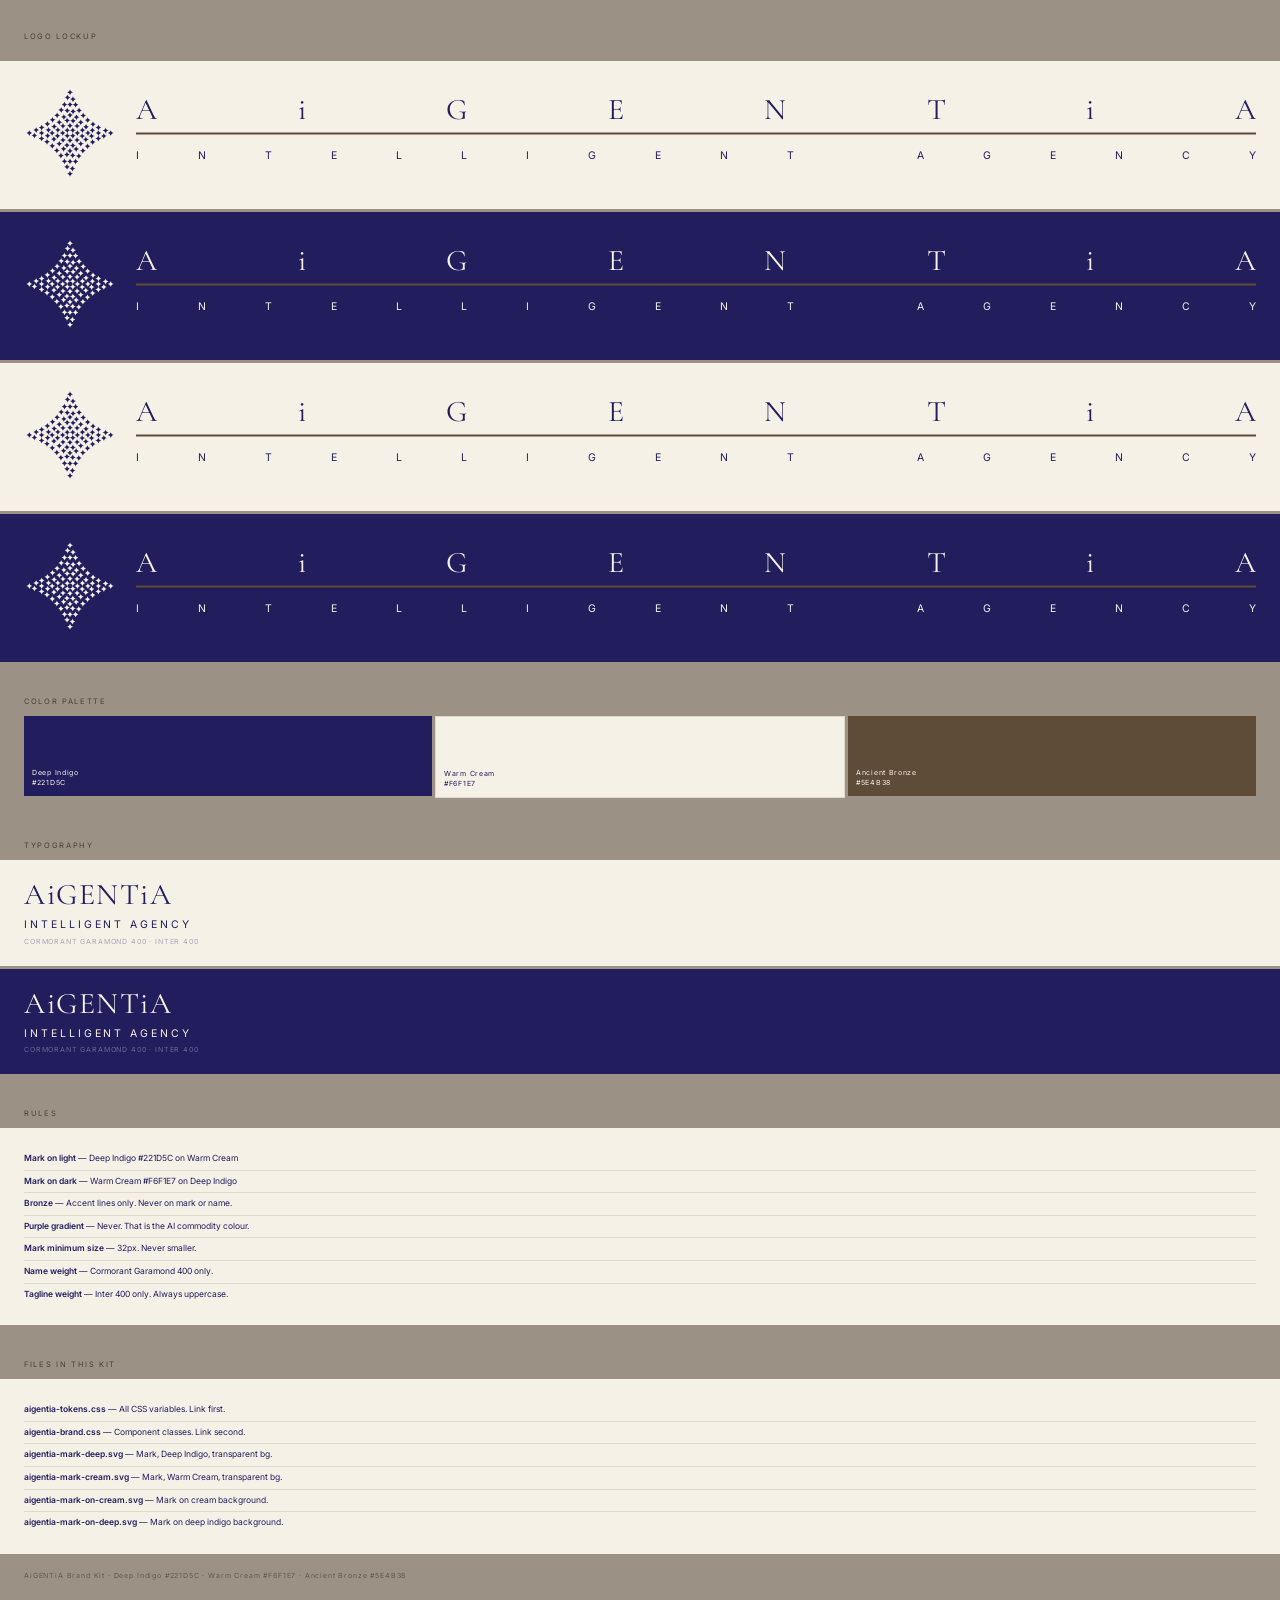
<file: aigentia-brand-kit.html>
<!DOCTYPE html>
<html lang="en">
<head>
  <meta charset="UTF-8">
  <meta name="viewport" content="width=device-width, initial-scale=1.0">
  <title>AiGENTiA — Brand Kit</title>
  <link rel="stylesheet" href="aigentia-tokens.css">
  <link rel="stylesheet" href="aigentia-brand.css">
  <style>
    body{background:#9B9285;padding:0;margin:0;-webkit-font-smoothing:antialiased}
    .section{padding:32px 24px 8px}
    .section-title{font-family:Inter,sans-serif;font-size:7.5px;letter-spacing:.22em;text-transform:uppercase;color:#4A4038;margin-bottom:10px;display:block}

    /* Color swatches */
    .swatches{display:flex;gap:3px;margin-bottom:3px}
    .swatch{flex:1;height:64px;display:flex;align-items:flex-end;padding:8px;position:relative}
    .swatch-label{font-family:Inter,sans-serif;font-size:7px;letter-spacing:.1em;line-height:1.4}
    .sw-deep{background:#221D5C}.sw-deep .swatch-label{color:#F6F1E7}
    .sw-cream{background:#F6F1E7;border:1px solid #E0D8C8}.sw-cream .swatch-label{color:#221D5C}
    .sw-bronze{background:#5E4B38}.sw-bronze .swatch-label{color:#F6F1E7}

    /* Type specimens */
    .type-block{padding:20px 24px;margin-bottom:3px}
    .type-block.light{background:#F6F1E7}
    .type-block.dark{background:#221D5C}
    .specimen-name{font-family:"Cormorant Garamond",serif;font-weight:400;font-size:30px;line-height:1;letter-spacing:.05em}
    .specimen-tag{font-family:Inter,sans-serif;font-weight:400;font-size:10.5px;line-height:1;letter-spacing:.28em;text-transform:uppercase;margin-top:10px}
    .light .specimen-name,.light .specimen-tag{color:#221D5C}
    .dark  .specimen-name,.dark  .specimen-tag{color:#F6F1E7}
    .type-meta{font-family:Inter,sans-serif;font-size:7px;letter-spacing:.12em;opacity:.35;margin-top:6px;text-transform:uppercase}
    .light .type-meta{color:#221D5C}.dark .type-meta{color:#F6F1E7}

    /* Usage rules */
    .rules{background:#F6F1E7;padding:20px 24px;margin-bottom:3px}
    .rule-item{font-family:Inter,sans-serif;font-size:8.5px;color:#221D5C;line-height:1.6;padding:4px 0;border-bottom:1px solid #E0D8C8}
    .rule-item:last-child{border-bottom:none}
    .rule-item strong{font-weight:600}

    .footer{font-family:Inter,sans-serif;font-size:7px;letter-spacing:.12em;color:#635850;padding:14px 24px 32px}
  </style>
</head>
<body>

<!-- ── LOGO LOCKUPS ─────────────────────────────────────── -->
<span class="section-title" style="display:block;padding:32px 24px 10px">Logo Lockup</span>
<div class="ag-lockup ag-light" style="margin-bottom:3px">
  <div class="ag-mark"><svg xmlns="http://www.w3.org/2000/svg" xmlns:xlink="http://www.w3.org/1999/xlink" viewBox="0 0 900 900" style="display:block;width:92px;height:92px;flex-shrink:0"><defs><path id="p0" transform="matrix(0.04889976 0 0 -0.04889976 -109.290954 109.290954)" fill="#221D5C" d="M2234 4280 c-23 0 -43 -8 -59 -24 -13 -13 -29 -43 -35 -67 -6 -24 -29 -96 -50 -161 -21 -64 -64 -172 -94 -239 -31 -68 -83 -171 -116 -229 -34 -58 -89 -144 -123 -192 -34 -47 -90 -122 -124 -165 -34 -43 -122 -137 -195 -209 -73 -71 -179 -165 -234 -206 -56 -42 -139 -101 -185 -131 -46 -30 -127 -78 -179 -105 -52 -28 -147 -73 -211 -101 -64 -27 -170 -66 -235 -86 -65 -20 -132 -41 -147 -47 -15 -6 -34 -20 -42 -32 -8 -11 -15 -33 -15 -49 0 -16 5 -37 10 -47 6 -11 19 -24 29 -30 11 -5 73 -26 138 -46 65 -19 168 -56 228 -80 61 -25 161 -72 224 -105 63 -33 152 -85 199 -115 47 -30 130 -90 186 -132 55 -41 161 -135 234 -206 73 -72 161 -166 195 -209 34 -43 90 -118 124 -165 34 -48 89 -134 123 -192 33 -58 85 -161 116 -229 30 -67 73 -175 94 -239 21 -65 44 -137 50 -161 6 -24 22 -54 35 -67 16 -16 36 -24 59 -24 22 0 44 8 59 23 18 15 35 58 61 146 21 69 57 175 82 235 25 61 72 162 105 225 33 63 85 152 115 199 30 47 89 130 131 186 42 55 144 169 227 252 87 88 199 187 266 237 63 47 156 111 205 142 50 31 153 88 230 125 77 37 183 84 235 103 52 19 138 47 190 62 66 18 102 34 118 51 14 16 22 38 22 60 0 23 -8 43 -24 59 -13 13 -43 29 -67 35 -24 6 -96 29 -160 50 -64 21 -173 64 -243 96 -70 31 -183 90 -251 130 -68 41 -179 115 -247 165 -76 57 -181 149 -274 243 -87 87 -188 200 -237 266 -47 63 -111 156 -142 205 -31 50 -88 153 -125 230 -37 77 -84 183 -103 235 -19 52 -47 138 -62 190 -18 66 -34 102 -51 118 -16 14 -38 22 -60 22z"/></defs><use href="#p0" xlink:href="#p0" transform="translate(450,52) scale(0.27)"/><use href="#p0" xlink:href="#p0" transform="translate(426,102) scale(0.27)"/><use href="#p0" xlink:href="#p0" transform="translate(479,119) scale(0.27)"/><use href="#p0" xlink:href="#p0" transform="translate(396,172) scale(0.27)"/><use href="#p0" xlink:href="#p0" transform="translate(450,172) scale(0.27)"/><use href="#p0" xlink:href="#p0" transform="translate(504,173) scale(0.27)"/><use href="#p0" xlink:href="#p0" transform="translate(364,225) scale(0.27)"/><use href="#p0" xlink:href="#p0" transform="translate(539,229) scale(0.27)"/><use href="#p0" xlink:href="#p0" transform="translate(423,231) scale(0.27)"/><use href="#p0" xlink:href="#p0" transform="translate(480,239) scale(0.27)"/><use href="#p0" xlink:href="#p0" transform="translate(450,275) scale(0.27)"/><use href="#p0" xlink:href="#p0" transform="translate(324,277) scale(0.27)"/><use href="#p0" xlink:href="#p0" transform="translate(579,279) scale(0.27)"/><use href="#p0" xlink:href="#p0" transform="translate(390,293) scale(0.27)"/><use href="#p0" xlink:href="#p0" transform="translate(513,295) scale(0.27)"/><use href="#p0" xlink:href="#p0" transform="translate(279,321) scale(0.27)"/><use href="#p0" xlink:href="#p0" transform="translate(623,324) scale(0.27)"/><use href="#p0" xlink:href="#p0" transform="translate(422,328) scale(0.27)"/><use href="#p0" xlink:href="#p0" transform="translate(480,331) scale(0.27)"/><use href="#p0" xlink:href="#p0" transform="translate(345,345) scale(0.27)"/><use href="#p0" xlink:href="#p0" transform="translate(555,345) scale(0.27)"/><use href="#p0" xlink:href="#p0" transform="translate(229,361) scale(0.27)"/><use href="#p0" xlink:href="#p0" transform="translate(675,364) scale(0.27)"/><use href="#p0" xlink:href="#p0" transform="translate(450,378) scale(0.27)"/><use href="#p0" xlink:href="#p0" transform="translate(381,381) scale(0.27)"/><use href="#p0" xlink:href="#p0" transform="translate(519,381) scale(0.27)"/><use href="#p0" xlink:href="#p0" transform="translate(295,387) scale(0.27)"/><use href="#p0" xlink:href="#p0" transform="translate(607,390) scale(0.27)"/><use href="#p0" xlink:href="#p0" transform="translate(173,396) scale(0.27)"/><use href="#p0" xlink:href="#p0" transform="translate(728,396) scale(0.27)"/><use href="#p0" xlink:href="#p0" transform="translate(239,420) scale(0.27)"/><use href="#p0" xlink:href="#p0" transform="translate(331,420) scale(0.27)"/><use href="#p0" xlink:href="#p0" transform="translate(119,421) scale(0.27)"/><use href="#p0" xlink:href="#p0" transform="translate(572,422) scale(0.27)"/><use href="#p0" xlink:href="#p0" transform="translate(423,423) scale(0.27)"/><use href="#p0" xlink:href="#p0" transform="translate(477,423) scale(0.27)"/><use href="#p0" xlink:href="#p0" transform="translate(669,423) scale(0.27)"/><use href="#p0" xlink:href="#p0" transform="translate(798,426) scale(0.27)"/><use href="#p0" xlink:href="#p0" transform="translate(52,450) scale(0.27)"/><use href="#p0" xlink:href="#p0" transform="translate(172,450) scale(0.27)"/><use href="#p0" xlink:href="#p0" transform="translate(378,450) scale(0.27)"/><use href="#p0" xlink:href="#p0" transform="translate(522,450) scale(0.27)"/><use href="#p0" xlink:href="#p0" transform="translate(728,450) scale(0.27)"/><use href="#p0" xlink:href="#p0" transform="translate(848,450) scale(0.27)"/><use href="#p0" xlink:href="#p0" transform="translate(275,450) scale(0.27)"/><use href="#p0" xlink:href="#p0" transform="translate(625,450) scale(0.27)"/><use href="#p0" xlink:href="#p0" transform="translate(102,474) scale(0.27)"/><use href="#p0" xlink:href="#p0" transform="translate(231,477) scale(0.27)"/><use href="#p0" xlink:href="#p0" transform="translate(423,477) scale(0.27)"/><use href="#p0" xlink:href="#p0" transform="translate(477,477) scale(0.27)"/><use href="#p0" xlink:href="#p0" transform="translate(328,478) scale(0.27)"/><use href="#p0" xlink:href="#p0" transform="translate(781,479) scale(0.27)"/><use href="#p0" xlink:href="#p0" transform="translate(569,480) scale(0.27)"/><use href="#p0" xlink:href="#p0" transform="translate(661,480) scale(0.27)"/><use href="#p0" xlink:href="#p0" transform="translate(172,504) scale(0.27)"/><use href="#p0" xlink:href="#p0" transform="translate(727,504) scale(0.27)"/><use href="#p0" xlink:href="#p0" transform="translate(293,510) scale(0.27)"/><use href="#p0" xlink:href="#p0" transform="translate(605,513) scale(0.27)"/><use href="#p0" xlink:href="#p0" transform="translate(381,519) scale(0.27)"/><use href="#p0" xlink:href="#p0" transform="translate(519,519) scale(0.27)"/><use href="#p0" xlink:href="#p0" transform="translate(450,522) scale(0.27)"/><use href="#p0" xlink:href="#p0" transform="translate(225,536) scale(0.27)"/><use href="#p0" xlink:href="#p0" transform="translate(671,539) scale(0.27)"/><use href="#p0" xlink:href="#p0" transform="translate(345,555) scale(0.27)"/><use href="#p0" xlink:href="#p0" transform="translate(555,555) scale(0.27)"/><use href="#p0" xlink:href="#p0" transform="translate(420,569) scale(0.27)"/><use href="#p0" xlink:href="#p0" transform="translate(478,572) scale(0.27)"/><use href="#p0" xlink:href="#p0" transform="translate(277,576) scale(0.27)"/><use href="#p0" xlink:href="#p0" transform="translate(621,579) scale(0.27)"/><use href="#p0" xlink:href="#p0" transform="translate(387,605) scale(0.27)"/><use href="#p0" xlink:href="#p0" transform="translate(510,607) scale(0.27)"/><use href="#p0" xlink:href="#p0" transform="translate(321,621) scale(0.27)"/><use href="#p0" xlink:href="#p0" transform="translate(576,623) scale(0.27)"/><use href="#p0" xlink:href="#p0" transform="translate(450,625) scale(0.27)"/><use href="#p0" xlink:href="#p0" transform="translate(420,661) scale(0.27)"/><use href="#p0" xlink:href="#p0" transform="translate(477,669) scale(0.27)"/><use href="#p0" xlink:href="#p0" transform="translate(361,671) scale(0.27)"/><use href="#p0" xlink:href="#p0" transform="translate(536,675) scale(0.27)"/><use href="#p0" xlink:href="#p0" transform="translate(396,727) scale(0.27)"/><use href="#p0" xlink:href="#p0" transform="translate(450,728) scale(0.27)"/><use href="#p0" xlink:href="#p0" transform="translate(504,728) scale(0.27)"/><use href="#p0" xlink:href="#p0" transform="translate(421,781) scale(0.27)"/><use href="#p0" xlink:href="#p0" transform="translate(474,798) scale(0.27)"/><use href="#p0" xlink:href="#p0" transform="translate(450,848) scale(0.27)"/></svg></div>
  <div class="ag-text">
    <div class="ag-name-half"><div class="ag-name"><span>A</span><span>i</span><span>G</span><span>E</span><span>N</span><span>T</span><span>i</span><span>A</span></div></div>
    <div class="ag-accent"></div>
    <div class="ag-tag-half"><div class="ag-tag"><span>I</span><span>N</span><span>T</span><span>E</span><span>L</span><span>L</span><span>I</span><span>G</span><span>E</span><span>N</span><span>T</span><span class="ag-w"></span><span>A</span><span>G</span><span>E</span><span>N</span><span>C</span><span>Y</span></div></div>
  </div>
</div>
<div class="ag-lockup ag-dark" style="margin-bottom:3px">
  <div class="ag-mark"><svg xmlns="http://www.w3.org/2000/svg" xmlns:xlink="http://www.w3.org/1999/xlink" viewBox="0 0 900 900" style="display:block;width:92px;height:92px;flex-shrink:0"><defs><path id="p1" transform="matrix(0.04889976 0 0 -0.04889976 -109.290954 109.290954)" fill="#F6F1E7" d="M2234 4280 c-23 0 -43 -8 -59 -24 -13 -13 -29 -43 -35 -67 -6 -24 -29 -96 -50 -161 -21 -64 -64 -172 -94 -239 -31 -68 -83 -171 -116 -229 -34 -58 -89 -144 -123 -192 -34 -47 -90 -122 -124 -165 -34 -43 -122 -137 -195 -209 -73 -71 -179 -165 -234 -206 -56 -42 -139 -101 -185 -131 -46 -30 -127 -78 -179 -105 -52 -28 -147 -73 -211 -101 -64 -27 -170 -66 -235 -86 -65 -20 -132 -41 -147 -47 -15 -6 -34 -20 -42 -32 -8 -11 -15 -33 -15 -49 0 -16 5 -37 10 -47 6 -11 19 -24 29 -30 11 -5 73 -26 138 -46 65 -19 168 -56 228 -80 61 -25 161 -72 224 -105 63 -33 152 -85 199 -115 47 -30 130 -90 186 -132 55 -41 161 -135 234 -206 73 -72 161 -166 195 -209 34 -43 90 -118 124 -165 34 -48 89 -134 123 -192 33 -58 85 -161 116 -229 30 -67 73 -175 94 -239 21 -65 44 -137 50 -161 6 -24 22 -54 35 -67 16 -16 36 -24 59 -24 22 0 44 8 59 23 18 15 35 58 61 146 21 69 57 175 82 235 25 61 72 162 105 225 33 63 85 152 115 199 30 47 89 130 131 186 42 55 144 169 227 252 87 88 199 187 266 237 63 47 156 111 205 142 50 31 153 88 230 125 77 37 183 84 235 103 52 19 138 47 190 62 66 18 102 34 118 51 14 16 22 38 22 60 0 23 -8 43 -24 59 -13 13 -43 29 -67 35 -24 6 -96 29 -160 50 -64 21 -173 64 -243 96 -70 31 -183 90 -251 130 -68 41 -179 115 -247 165 -76 57 -181 149 -274 243 -87 87 -188 200 -237 266 -47 63 -111 156 -142 205 -31 50 -88 153 -125 230 -37 77 -84 183 -103 235 -19 52 -47 138 -62 190 -18 66 -34 102 -51 118 -16 14 -38 22 -60 22z"/></defs><use href="#p1" xlink:href="#p1" transform="translate(450,52) scale(0.27)"/><use href="#p1" xlink:href="#p1" transform="translate(426,102) scale(0.27)"/><use href="#p1" xlink:href="#p1" transform="translate(479,119) scale(0.27)"/><use href="#p1" xlink:href="#p1" transform="translate(396,172) scale(0.27)"/><use href="#p1" xlink:href="#p1" transform="translate(450,172) scale(0.27)"/><use href="#p1" xlink:href="#p1" transform="translate(504,173) scale(0.27)"/><use href="#p1" xlink:href="#p1" transform="translate(364,225) scale(0.27)"/><use href="#p1" xlink:href="#p1" transform="translate(539,229) scale(0.27)"/><use href="#p1" xlink:href="#p1" transform="translate(423,231) scale(0.27)"/><use href="#p1" xlink:href="#p1" transform="translate(480,239) scale(0.27)"/><use href="#p1" xlink:href="#p1" transform="translate(450,275) scale(0.27)"/><use href="#p1" xlink:href="#p1" transform="translate(324,277) scale(0.27)"/><use href="#p1" xlink:href="#p1" transform="translate(579,279) scale(0.27)"/><use href="#p1" xlink:href="#p1" transform="translate(390,293) scale(0.27)"/><use href="#p1" xlink:href="#p1" transform="translate(513,295) scale(0.27)"/><use href="#p1" xlink:href="#p1" transform="translate(279,321) scale(0.27)"/><use href="#p1" xlink:href="#p1" transform="translate(623,324) scale(0.27)"/><use href="#p1" xlink:href="#p1" transform="translate(422,328) scale(0.27)"/><use href="#p1" xlink:href="#p1" transform="translate(480,331) scale(0.27)"/><use href="#p1" xlink:href="#p1" transform="translate(345,345) scale(0.27)"/><use href="#p1" xlink:href="#p1" transform="translate(555,345) scale(0.27)"/><use href="#p1" xlink:href="#p1" transform="translate(229,361) scale(0.27)"/><use href="#p1" xlink:href="#p1" transform="translate(675,364) scale(0.27)"/><use href="#p1" xlink:href="#p1" transform="translate(450,378) scale(0.27)"/><use href="#p1" xlink:href="#p1" transform="translate(381,381) scale(0.27)"/><use href="#p1" xlink:href="#p1" transform="translate(519,381) scale(0.27)"/><use href="#p1" xlink:href="#p1" transform="translate(295,387) scale(0.27)"/><use href="#p1" xlink:href="#p1" transform="translate(607,390) scale(0.27)"/><use href="#p1" xlink:href="#p1" transform="translate(173,396) scale(0.27)"/><use href="#p1" xlink:href="#p1" transform="translate(728,396) scale(0.27)"/><use href="#p1" xlink:href="#p1" transform="translate(239,420) scale(0.27)"/><use href="#p1" xlink:href="#p1" transform="translate(331,420) scale(0.27)"/><use href="#p1" xlink:href="#p1" transform="translate(119,421) scale(0.27)"/><use href="#p1" xlink:href="#p1" transform="translate(572,422) scale(0.27)"/><use href="#p1" xlink:href="#p1" transform="translate(423,423) scale(0.27)"/><use href="#p1" xlink:href="#p1" transform="translate(477,423) scale(0.27)"/><use href="#p1" xlink:href="#p1" transform="translate(669,423) scale(0.27)"/><use href="#p1" xlink:href="#p1" transform="translate(798,426) scale(0.27)"/><use href="#p1" xlink:href="#p1" transform="translate(52,450) scale(0.27)"/><use href="#p1" xlink:href="#p1" transform="translate(172,450) scale(0.27)"/><use href="#p1" xlink:href="#p1" transform="translate(378,450) scale(0.27)"/><use href="#p1" xlink:href="#p1" transform="translate(522,450) scale(0.27)"/><use href="#p1" xlink:href="#p1" transform="translate(728,450) scale(0.27)"/><use href="#p1" xlink:href="#p1" transform="translate(848,450) scale(0.27)"/><use href="#p1" xlink:href="#p1" transform="translate(275,450) scale(0.27)"/><use href="#p1" xlink:href="#p1" transform="translate(625,450) scale(0.27)"/><use href="#p1" xlink:href="#p1" transform="translate(102,474) scale(0.27)"/><use href="#p1" xlink:href="#p1" transform="translate(231,477) scale(0.27)"/><use href="#p1" xlink:href="#p1" transform="translate(423,477) scale(0.27)"/><use href="#p1" xlink:href="#p1" transform="translate(477,477) scale(0.27)"/><use href="#p1" xlink:href="#p1" transform="translate(328,478) scale(0.27)"/><use href="#p1" xlink:href="#p1" transform="translate(781,479) scale(0.27)"/><use href="#p1" xlink:href="#p1" transform="translate(569,480) scale(0.27)"/><use href="#p1" xlink:href="#p1" transform="translate(661,480) scale(0.27)"/><use href="#p1" xlink:href="#p1" transform="translate(172,504) scale(0.27)"/><use href="#p1" xlink:href="#p1" transform="translate(727,504) scale(0.27)"/><use href="#p1" xlink:href="#p1" transform="translate(293,510) scale(0.27)"/><use href="#p1" xlink:href="#p1" transform="translate(605,513) scale(0.27)"/><use href="#p1" xlink:href="#p1" transform="translate(381,519) scale(0.27)"/><use href="#p1" xlink:href="#p1" transform="translate(519,519) scale(0.27)"/><use href="#p1" xlink:href="#p1" transform="translate(450,522) scale(0.27)"/><use href="#p1" xlink:href="#p1" transform="translate(225,536) scale(0.27)"/><use href="#p1" xlink:href="#p1" transform="translate(671,539) scale(0.27)"/><use href="#p1" xlink:href="#p1" transform="translate(345,555) scale(0.27)"/><use href="#p1" xlink:href="#p1" transform="translate(555,555) scale(0.27)"/><use href="#p1" xlink:href="#p1" transform="translate(420,569) scale(0.27)"/><use href="#p1" xlink:href="#p1" transform="translate(478,572) scale(0.27)"/><use href="#p1" xlink:href="#p1" transform="translate(277,576) scale(0.27)"/><use href="#p1" xlink:href="#p1" transform="translate(621,579) scale(0.27)"/><use href="#p1" xlink:href="#p1" transform="translate(387,605) scale(0.27)"/><use href="#p1" xlink:href="#p1" transform="translate(510,607) scale(0.27)"/><use href="#p1" xlink:href="#p1" transform="translate(321,621) scale(0.27)"/><use href="#p1" xlink:href="#p1" transform="translate(576,623) scale(0.27)"/><use href="#p1" xlink:href="#p1" transform="translate(450,625) scale(0.27)"/><use href="#p1" xlink:href="#p1" transform="translate(420,661) scale(0.27)"/><use href="#p1" xlink:href="#p1" transform="translate(477,669) scale(0.27)"/><use href="#p1" xlink:href="#p1" transform="translate(361,671) scale(0.27)"/><use href="#p1" xlink:href="#p1" transform="translate(536,675) scale(0.27)"/><use href="#p1" xlink:href="#p1" transform="translate(396,727) scale(0.27)"/><use href="#p1" xlink:href="#p1" transform="translate(450,728) scale(0.27)"/><use href="#p1" xlink:href="#p1" transform="translate(504,728) scale(0.27)"/><use href="#p1" xlink:href="#p1" transform="translate(421,781) scale(0.27)"/><use href="#p1" xlink:href="#p1" transform="translate(474,798) scale(0.27)"/><use href="#p1" xlink:href="#p1" transform="translate(450,848) scale(0.27)"/></svg></div>
  <div class="ag-text">
    <div class="ag-name-half"><div class="ag-name"><span>A</span><span>i</span><span>G</span><span>E</span><span>N</span><span>T</span><span>i</span><span>A</span></div></div>
    <div class="ag-accent"></div>
    <div class="ag-tag-half"><div class="ag-tag"><span>I</span><span>N</span><span>T</span><span>E</span><span>L</span><span>L</span><span>I</span><span>G</span><span>E</span><span>N</span><span>T</span><span class="ag-w"></span><span>A</span><span>G</span><span>E</span><span>N</span><span>C</span><span>Y</span></div></div>
  </div>
</div>
<div class="ag-lockup ag-light" style="margin-bottom:3px">
  <div class="ag-mark"><svg xmlns="http://www.w3.org/2000/svg" xmlns:xlink="http://www.w3.org/1999/xlink" viewBox="0 0 900 900" style="display:block;width:92px;height:92px;flex-shrink:0"><defs><path id="p2" transform="matrix(0.04889976 0 0 -0.04889976 -109.290954 109.290954)" fill="#221D5C" d="M2234 4280 c-23 0 -43 -8 -59 -24 -13 -13 -29 -43 -35 -67 -6 -24 -29 -96 -50 -161 -21 -64 -64 -172 -94 -239 -31 -68 -83 -171 -116 -229 -34 -58 -89 -144 -123 -192 -34 -47 -90 -122 -124 -165 -34 -43 -122 -137 -195 -209 -73 -71 -179 -165 -234 -206 -56 -42 -139 -101 -185 -131 -46 -30 -127 -78 -179 -105 -52 -28 -147 -73 -211 -101 -64 -27 -170 -66 -235 -86 -65 -20 -132 -41 -147 -47 -15 -6 -34 -20 -42 -32 -8 -11 -15 -33 -15 -49 0 -16 5 -37 10 -47 6 -11 19 -24 29 -30 11 -5 73 -26 138 -46 65 -19 168 -56 228 -80 61 -25 161 -72 224 -105 63 -33 152 -85 199 -115 47 -30 130 -90 186 -132 55 -41 161 -135 234 -206 73 -72 161 -166 195 -209 34 -43 90 -118 124 -165 34 -48 89 -134 123 -192 33 -58 85 -161 116 -229 30 -67 73 -175 94 -239 21 -65 44 -137 50 -161 6 -24 22 -54 35 -67 16 -16 36 -24 59 -24 22 0 44 8 59 23 18 15 35 58 61 146 21 69 57 175 82 235 25 61 72 162 105 225 33 63 85 152 115 199 30 47 89 130 131 186 42 55 144 169 227 252 87 88 199 187 266 237 63 47 156 111 205 142 50 31 153 88 230 125 77 37 183 84 235 103 52 19 138 47 190 62 66 18 102 34 118 51 14 16 22 38 22 60 0 23 -8 43 -24 59 -13 13 -43 29 -67 35 -24 6 -96 29 -160 50 -64 21 -173 64 -243 96 -70 31 -183 90 -251 130 -68 41 -179 115 -247 165 -76 57 -181 149 -274 243 -87 87 -188 200 -237 266 -47 63 -111 156 -142 205 -31 50 -88 153 -125 230 -37 77 -84 183 -103 235 -19 52 -47 138 -62 190 -18 66 -34 102 -51 118 -16 14 -38 22 -60 22z"/></defs><use href="#p2" xlink:href="#p2" transform="translate(450,52) scale(0.27)" style="animation:ag-pulse 3s ease-in-out 1.54s infinite;-webkit-animation:ag-pulse 3s ease-in-out 1.54s infinite"/><use href="#p2" xlink:href="#p2" transform="translate(426,102) scale(0.27)" style="animation:ag-pulse 3s ease-in-out 1.35s infinite;-webkit-animation:ag-pulse 3s ease-in-out 1.35s infinite"/><use href="#p2" xlink:href="#p2" transform="translate(479,119) scale(0.27)" style="animation:ag-pulse 3s ease-in-out 1.28s infinite;-webkit-animation:ag-pulse 3s ease-in-out 1.28s infinite"/><use href="#p2" xlink:href="#p2" transform="translate(396,172) scale(0.27)" style="animation:ag-pulse 3s ease-in-out 1.09s infinite;-webkit-animation:ag-pulse 3s ease-in-out 1.09s infinite"/><use href="#p2" xlink:href="#p2" transform="translate(450,172) scale(0.27)" style="animation:ag-pulse 3s ease-in-out 1.07s infinite;-webkit-animation:ag-pulse 3s ease-in-out 1.07s infinite"/><use href="#p2" xlink:href="#p2" transform="translate(504,173) scale(0.27)" style="animation:ag-pulse 3s ease-in-out 1.09s infinite;-webkit-animation:ag-pulse 3s ease-in-out 1.09s infinite"/><use href="#p2" xlink:href="#p2" transform="translate(364,225) scale(0.27)" style="animation:ag-pulse 3s ease-in-out 0.93s infinite;-webkit-animation:ag-pulse 3s ease-in-out 0.93s infinite"/><use href="#p2" xlink:href="#p2" transform="translate(539,229) scale(0.27)" style="animation:ag-pulse 3s ease-in-out 0.92s infinite;-webkit-animation:ag-pulse 3s ease-in-out 0.92s infinite"/><use href="#p2" xlink:href="#p2" transform="translate(423,231) scale(0.27)" style="animation:ag-pulse 3s ease-in-out 0.85s infinite;-webkit-animation:ag-pulse 3s ease-in-out 0.85s infinite"/><use href="#p2" xlink:href="#p2" transform="translate(480,239) scale(0.27)" style="animation:ag-pulse 3s ease-in-out 0.82s infinite;-webkit-animation:ag-pulse 3s ease-in-out 0.82s infinite"/><use href="#p2" xlink:href="#p2" transform="translate(450,275) scale(0.27)" style="animation:ag-pulse 3s ease-in-out 0.68s infinite;-webkit-animation:ag-pulse 3s ease-in-out 0.68s infinite"/><use href="#p2" xlink:href="#p2" transform="translate(324,277) scale(0.27)" style="animation:ag-pulse 3s ease-in-out 0.83s infinite;-webkit-animation:ag-pulse 3s ease-in-out 0.83s infinite"/><use href="#p2" xlink:href="#p2" transform="translate(579,279) scale(0.27)" style="animation:ag-pulse 3s ease-in-out 0.83s infinite;-webkit-animation:ag-pulse 3s ease-in-out 0.83s infinite"/><use href="#p2" xlink:href="#p2" transform="translate(390,293) scale(0.27)" style="animation:ag-pulse 3s ease-in-out 0.65s infinite;-webkit-animation:ag-pulse 3s ease-in-out 0.65s infinite"/><use href="#p2" xlink:href="#p2" transform="translate(513,295) scale(0.27)" style="animation:ag-pulse 3s ease-in-out 0.65s infinite;-webkit-animation:ag-pulse 3s ease-in-out 0.65s infinite"/><use href="#p2" xlink:href="#p2" transform="translate(279,321) scale(0.27)" style="animation:ag-pulse 3s ease-in-out 0.83s infinite;-webkit-animation:ag-pulse 3s ease-in-out 0.83s infinite"/><use href="#p2" xlink:href="#p2" transform="translate(623,324) scale(0.27)" style="animation:ag-pulse 3s ease-in-out 0.83s infinite;-webkit-animation:ag-pulse 3s ease-in-out 0.83s infinite"/><use href="#p2" xlink:href="#p2" transform="translate(422,328) scale(0.27)" style="animation:ag-pulse 3s ease-in-out 0.48s infinite;-webkit-animation:ag-pulse 3s ease-in-out 0.48s infinite"/><use href="#p2" xlink:href="#p2" transform="translate(480,331) scale(0.27)" style="animation:ag-pulse 3s ease-in-out 0.47s infinite;-webkit-animation:ag-pulse 3s ease-in-out 0.47s infinite"/><use href="#p2" xlink:href="#p2" transform="translate(345,345) scale(0.27)" style="animation:ag-pulse 3s ease-in-out 0.57s infinite;-webkit-animation:ag-pulse 3s ease-in-out 0.57s infinite"/><use href="#p2" xlink:href="#p2" transform="translate(555,345) scale(0.27)" style="animation:ag-pulse 3s ease-in-out 0.57s infinite;-webkit-animation:ag-pulse 3s ease-in-out 0.57s infinite"/><use href="#p2" xlink:href="#p2" transform="translate(229,361) scale(0.27)" style="animation:ag-pulse 3s ease-in-out 0.92s infinite;-webkit-animation:ag-pulse 3s ease-in-out 0.92s infinite"/><use href="#p2" xlink:href="#p2" transform="translate(675,364) scale(0.27)" style="animation:ag-pulse 3s ease-in-out 0.93s infinite;-webkit-animation:ag-pulse 3s ease-in-out 0.93s infinite"/><use href="#p2" xlink:href="#p2" transform="translate(450,378) scale(0.27)" style="animation:ag-pulse 3s ease-in-out 0.28s infinite;-webkit-animation:ag-pulse 3s ease-in-out 0.28s infinite"/><use href="#p2" xlink:href="#p2" transform="translate(381,381) scale(0.27)" style="animation:ag-pulse 3s ease-in-out 0.38s infinite;-webkit-animation:ag-pulse 3s ease-in-out 0.38s infinite"/><use href="#p2" xlink:href="#p2" transform="translate(519,381) scale(0.27)" style="animation:ag-pulse 3s ease-in-out 0.38s infinite;-webkit-animation:ag-pulse 3s ease-in-out 0.38s infinite"/><use href="#p2" xlink:href="#p2" transform="translate(295,387) scale(0.27)" style="animation:ag-pulse 3s ease-in-out 0.65s infinite;-webkit-animation:ag-pulse 3s ease-in-out 0.65s infinite"/><use href="#p2" xlink:href="#p2" transform="translate(607,390) scale(0.27)" style="animation:ag-pulse 3s ease-in-out 0.65s infinite;-webkit-animation:ag-pulse 3s ease-in-out 0.65s infinite"/><use href="#p2" xlink:href="#p2" transform="translate(173,396) scale(0.27)" style="animation:ag-pulse 3s ease-in-out 1.09s infinite;-webkit-animation:ag-pulse 3s ease-in-out 1.09s infinite"/><use href="#p2" xlink:href="#p2" transform="translate(728,396) scale(0.27)" style="animation:ag-pulse 3s ease-in-out 1.09s infinite;-webkit-animation:ag-pulse 3s ease-in-out 1.09s infinite"/><use href="#p2" xlink:href="#p2" transform="translate(239,420) scale(0.27)" style="animation:ag-pulse 3s ease-in-out 0.82s infinite;-webkit-animation:ag-pulse 3s ease-in-out 0.82s infinite"/><use href="#p2" xlink:href="#p2" transform="translate(331,420) scale(0.27)" style="animation:ag-pulse 3s ease-in-out 0.47s infinite;-webkit-animation:ag-pulse 3s ease-in-out 0.47s infinite"/><use href="#p2" xlink:href="#p2" transform="translate(119,421) scale(0.27)" style="animation:ag-pulse 3s ease-in-out 1.28s infinite;-webkit-animation:ag-pulse 3s ease-in-out 1.28s infinite"/><use href="#p2" xlink:href="#p2" transform="translate(572,422) scale(0.27)" style="animation:ag-pulse 3s ease-in-out 0.48s infinite;-webkit-animation:ag-pulse 3s ease-in-out 0.48s infinite"/><use href="#p2" xlink:href="#p2" transform="translate(423,423) scale(0.27)" style="animation:ag-pulse 3s ease-in-out 0.15s infinite;-webkit-animation:ag-pulse 3s ease-in-out 0.15s infinite"/><use href="#p2" xlink:href="#p2" transform="translate(477,423) scale(0.27)" style="animation:ag-pulse 3s ease-in-out 0.15s infinite;-webkit-animation:ag-pulse 3s ease-in-out 0.15s infinite"/><use href="#p2" xlink:href="#p2" transform="translate(669,423) scale(0.27)" style="animation:ag-pulse 3s ease-in-out 0.85s infinite;-webkit-animation:ag-pulse 3s ease-in-out 0.85s infinite"/><use href="#p2" xlink:href="#p2" transform="translate(798,426) scale(0.27)" style="animation:ag-pulse 3s ease-in-out 1.35s infinite;-webkit-animation:ag-pulse 3s ease-in-out 1.35s infinite"/><use href="#p2" xlink:href="#p2" transform="translate(52,450) scale(0.27)" style="animation:ag-pulse 3s ease-in-out 1.54s infinite;-webkit-animation:ag-pulse 3s ease-in-out 1.54s infinite"/><use href="#p2" xlink:href="#p2" transform="translate(172,450) scale(0.27)" style="animation:ag-pulse 3s ease-in-out 1.07s infinite;-webkit-animation:ag-pulse 3s ease-in-out 1.07s infinite"/><use href="#p2" xlink:href="#p2" transform="translate(378,450) scale(0.27)" style="animation:ag-pulse 3s ease-in-out 0.28s infinite;-webkit-animation:ag-pulse 3s ease-in-out 0.28s infinite"/><use href="#p2" xlink:href="#p2" transform="translate(522,450) scale(0.27)" style="animation:ag-pulse 3s ease-in-out 0.28s infinite;-webkit-animation:ag-pulse 3s ease-in-out 0.28s infinite"/><use href="#p2" xlink:href="#p2" transform="translate(728,450) scale(0.27)" style="animation:ag-pulse 3s ease-in-out 1.07s infinite;-webkit-animation:ag-pulse 3s ease-in-out 1.07s infinite"/><use href="#p2" xlink:href="#p2" transform="translate(848,450) scale(0.27)" style="animation:ag-pulse 3s ease-in-out 1.54s infinite;-webkit-animation:ag-pulse 3s ease-in-out 1.54s infinite"/><use href="#p2" xlink:href="#p2" transform="translate(275,450) scale(0.27)" style="animation:ag-pulse 3s ease-in-out 0.68s infinite;-webkit-animation:ag-pulse 3s ease-in-out 0.68s infinite"/><use href="#p2" xlink:href="#p2" transform="translate(625,450) scale(0.27)" style="animation:ag-pulse 3s ease-in-out 0.68s infinite;-webkit-animation:ag-pulse 3s ease-in-out 0.68s infinite"/><use href="#p2" xlink:href="#p2" transform="translate(102,474) scale(0.27)" style="animation:ag-pulse 3s ease-in-out 1.35s infinite;-webkit-animation:ag-pulse 3s ease-in-out 1.35s infinite"/><use href="#p2" xlink:href="#p2" transform="translate(231,477) scale(0.27)" style="animation:ag-pulse 3s ease-in-out 0.85s infinite;-webkit-animation:ag-pulse 3s ease-in-out 0.85s infinite"/><use href="#p2" xlink:href="#p2" transform="translate(423,477) scale(0.27)" style="animation:ag-pulse 3s ease-in-out 0.15s infinite;-webkit-animation:ag-pulse 3s ease-in-out 0.15s infinite"/><use href="#p2" xlink:href="#p2" transform="translate(477,477) scale(0.27)" style="animation:ag-pulse 3s ease-in-out 0.15s infinite;-webkit-animation:ag-pulse 3s ease-in-out 0.15s infinite"/><use href="#p2" xlink:href="#p2" transform="translate(328,478) scale(0.27)" style="animation:ag-pulse 3s ease-in-out 0.48s infinite;-webkit-animation:ag-pulse 3s ease-in-out 0.48s infinite"/><use href="#p2" xlink:href="#p2" transform="translate(781,479) scale(0.27)" style="animation:ag-pulse 3s ease-in-out 1.28s infinite;-webkit-animation:ag-pulse 3s ease-in-out 1.28s infinite"/><use href="#p2" xlink:href="#p2" transform="translate(569,480) scale(0.27)" style="animation:ag-pulse 3s ease-in-out 0.47s infinite;-webkit-animation:ag-pulse 3s ease-in-out 0.47s infinite"/><use href="#p2" xlink:href="#p2" transform="translate(661,480) scale(0.27)" style="animation:ag-pulse 3s ease-in-out 0.82s infinite;-webkit-animation:ag-pulse 3s ease-in-out 0.82s infinite"/><use href="#p2" xlink:href="#p2" transform="translate(172,504) scale(0.27)" style="animation:ag-pulse 3s ease-in-out 1.09s infinite;-webkit-animation:ag-pulse 3s ease-in-out 1.09s infinite"/><use href="#p2" xlink:href="#p2" transform="translate(727,504) scale(0.27)" style="animation:ag-pulse 3s ease-in-out 1.09s infinite;-webkit-animation:ag-pulse 3s ease-in-out 1.09s infinite"/><use href="#p2" xlink:href="#p2" transform="translate(293,510) scale(0.27)" style="animation:ag-pulse 3s ease-in-out 0.65s infinite;-webkit-animation:ag-pulse 3s ease-in-out 0.65s infinite"/><use href="#p2" xlink:href="#p2" transform="translate(605,513) scale(0.27)" style="animation:ag-pulse 3s ease-in-out 0.65s infinite;-webkit-animation:ag-pulse 3s ease-in-out 0.65s infinite"/><use href="#p2" xlink:href="#p2" transform="translate(381,519) scale(0.27)" style="animation:ag-pulse 3s ease-in-out 0.38s infinite;-webkit-animation:ag-pulse 3s ease-in-out 0.38s infinite"/><use href="#p2" xlink:href="#p2" transform="translate(519,519) scale(0.27)" style="animation:ag-pulse 3s ease-in-out 0.38s infinite;-webkit-animation:ag-pulse 3s ease-in-out 0.38s infinite"/><use href="#p2" xlink:href="#p2" transform="translate(450,522) scale(0.27)" style="animation:ag-pulse 3s ease-in-out 0.28s infinite;-webkit-animation:ag-pulse 3s ease-in-out 0.28s infinite"/><use href="#p2" xlink:href="#p2" transform="translate(225,536) scale(0.27)" style="animation:ag-pulse 3s ease-in-out 0.93s infinite;-webkit-animation:ag-pulse 3s ease-in-out 0.93s infinite"/><use href="#p2" xlink:href="#p2" transform="translate(671,539) scale(0.27)" style="animation:ag-pulse 3s ease-in-out 0.92s infinite;-webkit-animation:ag-pulse 3s ease-in-out 0.92s infinite"/><use href="#p2" xlink:href="#p2" transform="translate(345,555) scale(0.27)" style="animation:ag-pulse 3s ease-in-out 0.57s infinite;-webkit-animation:ag-pulse 3s ease-in-out 0.57s infinite"/><use href="#p2" xlink:href="#p2" transform="translate(555,555) scale(0.27)" style="animation:ag-pulse 3s ease-in-out 0.57s infinite;-webkit-animation:ag-pulse 3s ease-in-out 0.57s infinite"/><use href="#p2" xlink:href="#p2" transform="translate(420,569) scale(0.27)" style="animation:ag-pulse 3s ease-in-out 0.47s infinite;-webkit-animation:ag-pulse 3s ease-in-out 0.47s infinite"/><use href="#p2" xlink:href="#p2" transform="translate(478,572) scale(0.27)" style="animation:ag-pulse 3s ease-in-out 0.48s infinite;-webkit-animation:ag-pulse 3s ease-in-out 0.48s infinite"/><use href="#p2" xlink:href="#p2" transform="translate(277,576) scale(0.27)" style="animation:ag-pulse 3s ease-in-out 0.83s infinite;-webkit-animation:ag-pulse 3s ease-in-out 0.83s infinite"/><use href="#p2" xlink:href="#p2" transform="translate(621,579) scale(0.27)" style="animation:ag-pulse 3s ease-in-out 0.83s infinite;-webkit-animation:ag-pulse 3s ease-in-out 0.83s infinite"/><use href="#p2" xlink:href="#p2" transform="translate(387,605) scale(0.27)" style="animation:ag-pulse 3s ease-in-out 0.65s infinite;-webkit-animation:ag-pulse 3s ease-in-out 0.65s infinite"/><use href="#p2" xlink:href="#p2" transform="translate(510,607) scale(0.27)" style="animation:ag-pulse 3s ease-in-out 0.65s infinite;-webkit-animation:ag-pulse 3s ease-in-out 0.65s infinite"/><use href="#p2" xlink:href="#p2" transform="translate(321,621) scale(0.27)" style="animation:ag-pulse 3s ease-in-out 0.83s infinite;-webkit-animation:ag-pulse 3s ease-in-out 0.83s infinite"/><use href="#p2" xlink:href="#p2" transform="translate(576,623) scale(0.27)" style="animation:ag-pulse 3s ease-in-out 0.83s infinite;-webkit-animation:ag-pulse 3s ease-in-out 0.83s infinite"/><use href="#p2" xlink:href="#p2" transform="translate(450,625) scale(0.27)" style="animation:ag-pulse 3s ease-in-out 0.68s infinite;-webkit-animation:ag-pulse 3s ease-in-out 0.68s infinite"/><use href="#p2" xlink:href="#p2" transform="translate(420,661) scale(0.27)" style="animation:ag-pulse 3s ease-in-out 0.82s infinite;-webkit-animation:ag-pulse 3s ease-in-out 0.82s infinite"/><use href="#p2" xlink:href="#p2" transform="translate(477,669) scale(0.27)" style="animation:ag-pulse 3s ease-in-out 0.85s infinite;-webkit-animation:ag-pulse 3s ease-in-out 0.85s infinite"/><use href="#p2" xlink:href="#p2" transform="translate(361,671) scale(0.27)" style="animation:ag-pulse 3s ease-in-out 0.92s infinite;-webkit-animation:ag-pulse 3s ease-in-out 0.92s infinite"/><use href="#p2" xlink:href="#p2" transform="translate(536,675) scale(0.27)" style="animation:ag-pulse 3s ease-in-out 0.93s infinite;-webkit-animation:ag-pulse 3s ease-in-out 0.93s infinite"/><use href="#p2" xlink:href="#p2" transform="translate(396,727) scale(0.27)" style="animation:ag-pulse 3s ease-in-out 1.09s infinite;-webkit-animation:ag-pulse 3s ease-in-out 1.09s infinite"/><use href="#p2" xlink:href="#p2" transform="translate(450,728) scale(0.27)" style="animation:ag-pulse 3s ease-in-out 1.07s infinite;-webkit-animation:ag-pulse 3s ease-in-out 1.07s infinite"/><use href="#p2" xlink:href="#p2" transform="translate(504,728) scale(0.27)" style="animation:ag-pulse 3s ease-in-out 1.09s infinite;-webkit-animation:ag-pulse 3s ease-in-out 1.09s infinite"/><use href="#p2" xlink:href="#p2" transform="translate(421,781) scale(0.27)" style="animation:ag-pulse 3s ease-in-out 1.28s infinite;-webkit-animation:ag-pulse 3s ease-in-out 1.28s infinite"/><use href="#p2" xlink:href="#p2" transform="translate(474,798) scale(0.27)" style="animation:ag-pulse 3s ease-in-out 1.35s infinite;-webkit-animation:ag-pulse 3s ease-in-out 1.35s infinite"/><use href="#p2" xlink:href="#p2" transform="translate(450,848) scale(0.27)" style="animation:ag-pulse 3s ease-in-out 1.54s infinite;-webkit-animation:ag-pulse 3s ease-in-out 1.54s infinite"/></svg></div>
  <div class="ag-text">
    <div class="ag-name-half"><div class="ag-name"><span>A</span><span>i</span><span>G</span><span>E</span><span>N</span><span>T</span><span>i</span><span>A</span></div></div>
    <div class="ag-accent"></div>
    <div class="ag-tag-half"><div class="ag-tag"><span>I</span><span>N</span><span>T</span><span>E</span><span>L</span><span>L</span><span>I</span><span>G</span><span>E</span><span>N</span><span>T</span><span class="ag-w"></span><span>A</span><span>G</span><span>E</span><span>N</span><span>C</span><span>Y</span></div></div>
  </div>
</div>
<div class="ag-lockup ag-dark" style="margin-bottom:3px">
  <div class="ag-mark"><svg xmlns="http://www.w3.org/2000/svg" xmlns:xlink="http://www.w3.org/1999/xlink" viewBox="0 0 900 900" style="display:block;width:92px;height:92px;flex-shrink:0"><defs><path id="p3" transform="matrix(0.04889976 0 0 -0.04889976 -109.290954 109.290954)" fill="#F6F1E7" d="M2234 4280 c-23 0 -43 -8 -59 -24 -13 -13 -29 -43 -35 -67 -6 -24 -29 -96 -50 -161 -21 -64 -64 -172 -94 -239 -31 -68 -83 -171 -116 -229 -34 -58 -89 -144 -123 -192 -34 -47 -90 -122 -124 -165 -34 -43 -122 -137 -195 -209 -73 -71 -179 -165 -234 -206 -56 -42 -139 -101 -185 -131 -46 -30 -127 -78 -179 -105 -52 -28 -147 -73 -211 -101 -64 -27 -170 -66 -235 -86 -65 -20 -132 -41 -147 -47 -15 -6 -34 -20 -42 -32 -8 -11 -15 -33 -15 -49 0 -16 5 -37 10 -47 6 -11 19 -24 29 -30 11 -5 73 -26 138 -46 65 -19 168 -56 228 -80 61 -25 161 -72 224 -105 63 -33 152 -85 199 -115 47 -30 130 -90 186 -132 55 -41 161 -135 234 -206 73 -72 161 -166 195 -209 34 -43 90 -118 124 -165 34 -48 89 -134 123 -192 33 -58 85 -161 116 -229 30 -67 73 -175 94 -239 21 -65 44 -137 50 -161 6 -24 22 -54 35 -67 16 -16 36 -24 59 -24 22 0 44 8 59 23 18 15 35 58 61 146 21 69 57 175 82 235 25 61 72 162 105 225 33 63 85 152 115 199 30 47 89 130 131 186 42 55 144 169 227 252 87 88 199 187 266 237 63 47 156 111 205 142 50 31 153 88 230 125 77 37 183 84 235 103 52 19 138 47 190 62 66 18 102 34 118 51 14 16 22 38 22 60 0 23 -8 43 -24 59 -13 13 -43 29 -67 35 -24 6 -96 29 -160 50 -64 21 -173 64 -243 96 -70 31 -183 90 -251 130 -68 41 -179 115 -247 165 -76 57 -181 149 -274 243 -87 87 -188 200 -237 266 -47 63 -111 156 -142 205 -31 50 -88 153 -125 230 -37 77 -84 183 -103 235 -19 52 -47 138 -62 190 -18 66 -34 102 -51 118 -16 14 -38 22 -60 22z"/></defs><use href="#p3" xlink:href="#p3" transform="translate(450,52) scale(0.27)" style="animation:ag-pulse 3s ease-in-out 1.54s infinite;-webkit-animation:ag-pulse 3s ease-in-out 1.54s infinite"/><use href="#p3" xlink:href="#p3" transform="translate(426,102) scale(0.27)" style="animation:ag-pulse 3s ease-in-out 1.35s infinite;-webkit-animation:ag-pulse 3s ease-in-out 1.35s infinite"/><use href="#p3" xlink:href="#p3" transform="translate(479,119) scale(0.27)" style="animation:ag-pulse 3s ease-in-out 1.28s infinite;-webkit-animation:ag-pulse 3s ease-in-out 1.28s infinite"/><use href="#p3" xlink:href="#p3" transform="translate(396,172) scale(0.27)" style="animation:ag-pulse 3s ease-in-out 1.09s infinite;-webkit-animation:ag-pulse 3s ease-in-out 1.09s infinite"/><use href="#p3" xlink:href="#p3" transform="translate(450,172) scale(0.27)" style="animation:ag-pulse 3s ease-in-out 1.07s infinite;-webkit-animation:ag-pulse 3s ease-in-out 1.07s infinite"/><use href="#p3" xlink:href="#p3" transform="translate(504,173) scale(0.27)" style="animation:ag-pulse 3s ease-in-out 1.09s infinite;-webkit-animation:ag-pulse 3s ease-in-out 1.09s infinite"/><use href="#p3" xlink:href="#p3" transform="translate(364,225) scale(0.27)" style="animation:ag-pulse 3s ease-in-out 0.93s infinite;-webkit-animation:ag-pulse 3s ease-in-out 0.93s infinite"/><use href="#p3" xlink:href="#p3" transform="translate(539,229) scale(0.27)" style="animation:ag-pulse 3s ease-in-out 0.92s infinite;-webkit-animation:ag-pulse 3s ease-in-out 0.92s infinite"/><use href="#p3" xlink:href="#p3" transform="translate(423,231) scale(0.27)" style="animation:ag-pulse 3s ease-in-out 0.85s infinite;-webkit-animation:ag-pulse 3s ease-in-out 0.85s infinite"/><use href="#p3" xlink:href="#p3" transform="translate(480,239) scale(0.27)" style="animation:ag-pulse 3s ease-in-out 0.82s infinite;-webkit-animation:ag-pulse 3s ease-in-out 0.82s infinite"/><use href="#p3" xlink:href="#p3" transform="translate(450,275) scale(0.27)" style="animation:ag-pulse 3s ease-in-out 0.68s infinite;-webkit-animation:ag-pulse 3s ease-in-out 0.68s infinite"/><use href="#p3" xlink:href="#p3" transform="translate(324,277) scale(0.27)" style="animation:ag-pulse 3s ease-in-out 0.83s infinite;-webkit-animation:ag-pulse 3s ease-in-out 0.83s infinite"/><use href="#p3" xlink:href="#p3" transform="translate(579,279) scale(0.27)" style="animation:ag-pulse 3s ease-in-out 0.83s infinite;-webkit-animation:ag-pulse 3s ease-in-out 0.83s infinite"/><use href="#p3" xlink:href="#p3" transform="translate(390,293) scale(0.27)" style="animation:ag-pulse 3s ease-in-out 0.65s infinite;-webkit-animation:ag-pulse 3s ease-in-out 0.65s infinite"/><use href="#p3" xlink:href="#p3" transform="translate(513,295) scale(0.27)" style="animation:ag-pulse 3s ease-in-out 0.65s infinite;-webkit-animation:ag-pulse 3s ease-in-out 0.65s infinite"/><use href="#p3" xlink:href="#p3" transform="translate(279,321) scale(0.27)" style="animation:ag-pulse 3s ease-in-out 0.83s infinite;-webkit-animation:ag-pulse 3s ease-in-out 0.83s infinite"/><use href="#p3" xlink:href="#p3" transform="translate(623,324) scale(0.27)" style="animation:ag-pulse 3s ease-in-out 0.83s infinite;-webkit-animation:ag-pulse 3s ease-in-out 0.83s infinite"/><use href="#p3" xlink:href="#p3" transform="translate(422,328) scale(0.27)" style="animation:ag-pulse 3s ease-in-out 0.48s infinite;-webkit-animation:ag-pulse 3s ease-in-out 0.48s infinite"/><use href="#p3" xlink:href="#p3" transform="translate(480,331) scale(0.27)" style="animation:ag-pulse 3s ease-in-out 0.47s infinite;-webkit-animation:ag-pulse 3s ease-in-out 0.47s infinite"/><use href="#p3" xlink:href="#p3" transform="translate(345,345) scale(0.27)" style="animation:ag-pulse 3s ease-in-out 0.57s infinite;-webkit-animation:ag-pulse 3s ease-in-out 0.57s infinite"/><use href="#p3" xlink:href="#p3" transform="translate(555,345) scale(0.27)" style="animation:ag-pulse 3s ease-in-out 0.57s infinite;-webkit-animation:ag-pulse 3s ease-in-out 0.57s infinite"/><use href="#p3" xlink:href="#p3" transform="translate(229,361) scale(0.27)" style="animation:ag-pulse 3s ease-in-out 0.92s infinite;-webkit-animation:ag-pulse 3s ease-in-out 0.92s infinite"/><use href="#p3" xlink:href="#p3" transform="translate(675,364) scale(0.27)" style="animation:ag-pulse 3s ease-in-out 0.93s infinite;-webkit-animation:ag-pulse 3s ease-in-out 0.93s infinite"/><use href="#p3" xlink:href="#p3" transform="translate(450,378) scale(0.27)" style="animation:ag-pulse 3s ease-in-out 0.28s infinite;-webkit-animation:ag-pulse 3s ease-in-out 0.28s infinite"/><use href="#p3" xlink:href="#p3" transform="translate(381,381) scale(0.27)" style="animation:ag-pulse 3s ease-in-out 0.38s infinite;-webkit-animation:ag-pulse 3s ease-in-out 0.38s infinite"/><use href="#p3" xlink:href="#p3" transform="translate(519,381) scale(0.27)" style="animation:ag-pulse 3s ease-in-out 0.38s infinite;-webkit-animation:ag-pulse 3s ease-in-out 0.38s infinite"/><use href="#p3" xlink:href="#p3" transform="translate(295,387) scale(0.27)" style="animation:ag-pulse 3s ease-in-out 0.65s infinite;-webkit-animation:ag-pulse 3s ease-in-out 0.65s infinite"/><use href="#p3" xlink:href="#p3" transform="translate(607,390) scale(0.27)" style="animation:ag-pulse 3s ease-in-out 0.65s infinite;-webkit-animation:ag-pulse 3s ease-in-out 0.65s infinite"/><use href="#p3" xlink:href="#p3" transform="translate(173,396) scale(0.27)" style="animation:ag-pulse 3s ease-in-out 1.09s infinite;-webkit-animation:ag-pulse 3s ease-in-out 1.09s infinite"/><use href="#p3" xlink:href="#p3" transform="translate(728,396) scale(0.27)" style="animation:ag-pulse 3s ease-in-out 1.09s infinite;-webkit-animation:ag-pulse 3s ease-in-out 1.09s infinite"/><use href="#p3" xlink:href="#p3" transform="translate(239,420) scale(0.27)" style="animation:ag-pulse 3s ease-in-out 0.82s infinite;-webkit-animation:ag-pulse 3s ease-in-out 0.82s infinite"/><use href="#p3" xlink:href="#p3" transform="translate(331,420) scale(0.27)" style="animation:ag-pulse 3s ease-in-out 0.47s infinite;-webkit-animation:ag-pulse 3s ease-in-out 0.47s infinite"/><use href="#p3" xlink:href="#p3" transform="translate(119,421) scale(0.27)" style="animation:ag-pulse 3s ease-in-out 1.28s infinite;-webkit-animation:ag-pulse 3s ease-in-out 1.28s infinite"/><use href="#p3" xlink:href="#p3" transform="translate(572,422) scale(0.27)" style="animation:ag-pulse 3s ease-in-out 0.48s infinite;-webkit-animation:ag-pulse 3s ease-in-out 0.48s infinite"/><use href="#p3" xlink:href="#p3" transform="translate(423,423) scale(0.27)" style="animation:ag-pulse 3s ease-in-out 0.15s infinite;-webkit-animation:ag-pulse 3s ease-in-out 0.15s infinite"/><use href="#p3" xlink:href="#p3" transform="translate(477,423) scale(0.27)" style="animation:ag-pulse 3s ease-in-out 0.15s infinite;-webkit-animation:ag-pulse 3s ease-in-out 0.15s infinite"/><use href="#p3" xlink:href="#p3" transform="translate(669,423) scale(0.27)" style="animation:ag-pulse 3s ease-in-out 0.85s infinite;-webkit-animation:ag-pulse 3s ease-in-out 0.85s infinite"/><use href="#p3" xlink:href="#p3" transform="translate(798,426) scale(0.27)" style="animation:ag-pulse 3s ease-in-out 1.35s infinite;-webkit-animation:ag-pulse 3s ease-in-out 1.35s infinite"/><use href="#p3" xlink:href="#p3" transform="translate(52,450) scale(0.27)" style="animation:ag-pulse 3s ease-in-out 1.54s infinite;-webkit-animation:ag-pulse 3s ease-in-out 1.54s infinite"/><use href="#p3" xlink:href="#p3" transform="translate(172,450) scale(0.27)" style="animation:ag-pulse 3s ease-in-out 1.07s infinite;-webkit-animation:ag-pulse 3s ease-in-out 1.07s infinite"/><use href="#p3" xlink:href="#p3" transform="translate(378,450) scale(0.27)" style="animation:ag-pulse 3s ease-in-out 0.28s infinite;-webkit-animation:ag-pulse 3s ease-in-out 0.28s infinite"/><use href="#p3" xlink:href="#p3" transform="translate(522,450) scale(0.27)" style="animation:ag-pulse 3s ease-in-out 0.28s infinite;-webkit-animation:ag-pulse 3s ease-in-out 0.28s infinite"/><use href="#p3" xlink:href="#p3" transform="translate(728,450) scale(0.27)" style="animation:ag-pulse 3s ease-in-out 1.07s infinite;-webkit-animation:ag-pulse 3s ease-in-out 1.07s infinite"/><use href="#p3" xlink:href="#p3" transform="translate(848,450) scale(0.27)" style="animation:ag-pulse 3s ease-in-out 1.54s infinite;-webkit-animation:ag-pulse 3s ease-in-out 1.54s infinite"/><use href="#p3" xlink:href="#p3" transform="translate(275,450) scale(0.27)" style="animation:ag-pulse 3s ease-in-out 0.68s infinite;-webkit-animation:ag-pulse 3s ease-in-out 0.68s infinite"/><use href="#p3" xlink:href="#p3" transform="translate(625,450) scale(0.27)" style="animation:ag-pulse 3s ease-in-out 0.68s infinite;-webkit-animation:ag-pulse 3s ease-in-out 0.68s infinite"/><use href="#p3" xlink:href="#p3" transform="translate(102,474) scale(0.27)" style="animation:ag-pulse 3s ease-in-out 1.35s infinite;-webkit-animation:ag-pulse 3s ease-in-out 1.35s infinite"/><use href="#p3" xlink:href="#p3" transform="translate(231,477) scale(0.27)" style="animation:ag-pulse 3s ease-in-out 0.85s infinite;-webkit-animation:ag-pulse 3s ease-in-out 0.85s infinite"/><use href="#p3" xlink:href="#p3" transform="translate(423,477) scale(0.27)" style="animation:ag-pulse 3s ease-in-out 0.15s infinite;-webkit-animation:ag-pulse 3s ease-in-out 0.15s infinite"/><use href="#p3" xlink:href="#p3" transform="translate(477,477) scale(0.27)" style="animation:ag-pulse 3s ease-in-out 0.15s infinite;-webkit-animation:ag-pulse 3s ease-in-out 0.15s infinite"/><use href="#p3" xlink:href="#p3" transform="translate(328,478) scale(0.27)" style="animation:ag-pulse 3s ease-in-out 0.48s infinite;-webkit-animation:ag-pulse 3s ease-in-out 0.48s infinite"/><use href="#p3" xlink:href="#p3" transform="translate(781,479) scale(0.27)" style="animation:ag-pulse 3s ease-in-out 1.28s infinite;-webkit-animation:ag-pulse 3s ease-in-out 1.28s infinite"/><use href="#p3" xlink:href="#p3" transform="translate(569,480) scale(0.27)" style="animation:ag-pulse 3s ease-in-out 0.47s infinite;-webkit-animation:ag-pulse 3s ease-in-out 0.47s infinite"/><use href="#p3" xlink:href="#p3" transform="translate(661,480) scale(0.27)" style="animation:ag-pulse 3s ease-in-out 0.82s infinite;-webkit-animation:ag-pulse 3s ease-in-out 0.82s infinite"/><use href="#p3" xlink:href="#p3" transform="translate(172,504) scale(0.27)" style="animation:ag-pulse 3s ease-in-out 1.09s infinite;-webkit-animation:ag-pulse 3s ease-in-out 1.09s infinite"/><use href="#p3" xlink:href="#p3" transform="translate(727,504) scale(0.27)" style="animation:ag-pulse 3s ease-in-out 1.09s infinite;-webkit-animation:ag-pulse 3s ease-in-out 1.09s infinite"/><use href="#p3" xlink:href="#p3" transform="translate(293,510) scale(0.27)" style="animation:ag-pulse 3s ease-in-out 0.65s infinite;-webkit-animation:ag-pulse 3s ease-in-out 0.65s infinite"/><use href="#p3" xlink:href="#p3" transform="translate(605,513) scale(0.27)" style="animation:ag-pulse 3s ease-in-out 0.65s infinite;-webkit-animation:ag-pulse 3s ease-in-out 0.65s infinite"/><use href="#p3" xlink:href="#p3" transform="translate(381,519) scale(0.27)" style="animation:ag-pulse 3s ease-in-out 0.38s infinite;-webkit-animation:ag-pulse 3s ease-in-out 0.38s infinite"/><use href="#p3" xlink:href="#p3" transform="translate(519,519) scale(0.27)" style="animation:ag-pulse 3s ease-in-out 0.38s infinite;-webkit-animation:ag-pulse 3s ease-in-out 0.38s infinite"/><use href="#p3" xlink:href="#p3" transform="translate(450,522) scale(0.27)" style="animation:ag-pulse 3s ease-in-out 0.28s infinite;-webkit-animation:ag-pulse 3s ease-in-out 0.28s infinite"/><use href="#p3" xlink:href="#p3" transform="translate(225,536) scale(0.27)" style="animation:ag-pulse 3s ease-in-out 0.93s infinite;-webkit-animation:ag-pulse 3s ease-in-out 0.93s infinite"/><use href="#p3" xlink:href="#p3" transform="translate(671,539) scale(0.27)" style="animation:ag-pulse 3s ease-in-out 0.92s infinite;-webkit-animation:ag-pulse 3s ease-in-out 0.92s infinite"/><use href="#p3" xlink:href="#p3" transform="translate(345,555) scale(0.27)" style="animation:ag-pulse 3s ease-in-out 0.57s infinite;-webkit-animation:ag-pulse 3s ease-in-out 0.57s infinite"/><use href="#p3" xlink:href="#p3" transform="translate(555,555) scale(0.27)" style="animation:ag-pulse 3s ease-in-out 0.57s infinite;-webkit-animation:ag-pulse 3s ease-in-out 0.57s infinite"/><use href="#p3" xlink:href="#p3" transform="translate(420,569) scale(0.27)" style="animation:ag-pulse 3s ease-in-out 0.47s infinite;-webkit-animation:ag-pulse 3s ease-in-out 0.47s infinite"/><use href="#p3" xlink:href="#p3" transform="translate(478,572) scale(0.27)" style="animation:ag-pulse 3s ease-in-out 0.48s infinite;-webkit-animation:ag-pulse 3s ease-in-out 0.48s infinite"/><use href="#p3" xlink:href="#p3" transform="translate(277,576) scale(0.27)" style="animation:ag-pulse 3s ease-in-out 0.83s infinite;-webkit-animation:ag-pulse 3s ease-in-out 0.83s infinite"/><use href="#p3" xlink:href="#p3" transform="translate(621,579) scale(0.27)" style="animation:ag-pulse 3s ease-in-out 0.83s infinite;-webkit-animation:ag-pulse 3s ease-in-out 0.83s infinite"/><use href="#p3" xlink:href="#p3" transform="translate(387,605) scale(0.27)" style="animation:ag-pulse 3s ease-in-out 0.65s infinite;-webkit-animation:ag-pulse 3s ease-in-out 0.65s infinite"/><use href="#p3" xlink:href="#p3" transform="translate(510,607) scale(0.27)" style="animation:ag-pulse 3s ease-in-out 0.65s infinite;-webkit-animation:ag-pulse 3s ease-in-out 0.65s infinite"/><use href="#p3" xlink:href="#p3" transform="translate(321,621) scale(0.27)" style="animation:ag-pulse 3s ease-in-out 0.83s infinite;-webkit-animation:ag-pulse 3s ease-in-out 0.83s infinite"/><use href="#p3" xlink:href="#p3" transform="translate(576,623) scale(0.27)" style="animation:ag-pulse 3s ease-in-out 0.83s infinite;-webkit-animation:ag-pulse 3s ease-in-out 0.83s infinite"/><use href="#p3" xlink:href="#p3" transform="translate(450,625) scale(0.27)" style="animation:ag-pulse 3s ease-in-out 0.68s infinite;-webkit-animation:ag-pulse 3s ease-in-out 0.68s infinite"/><use href="#p3" xlink:href="#p3" transform="translate(420,661) scale(0.27)" style="animation:ag-pulse 3s ease-in-out 0.82s infinite;-webkit-animation:ag-pulse 3s ease-in-out 0.82s infinite"/><use href="#p3" xlink:href="#p3" transform="translate(477,669) scale(0.27)" style="animation:ag-pulse 3s ease-in-out 0.85s infinite;-webkit-animation:ag-pulse 3s ease-in-out 0.85s infinite"/><use href="#p3" xlink:href="#p3" transform="translate(361,671) scale(0.27)" style="animation:ag-pulse 3s ease-in-out 0.92s infinite;-webkit-animation:ag-pulse 3s ease-in-out 0.92s infinite"/><use href="#p3" xlink:href="#p3" transform="translate(536,675) scale(0.27)" style="animation:ag-pulse 3s ease-in-out 0.93s infinite;-webkit-animation:ag-pulse 3s ease-in-out 0.93s infinite"/><use href="#p3" xlink:href="#p3" transform="translate(396,727) scale(0.27)" style="animation:ag-pulse 3s ease-in-out 1.09s infinite;-webkit-animation:ag-pulse 3s ease-in-out 1.09s infinite"/><use href="#p3" xlink:href="#p3" transform="translate(450,728) scale(0.27)" style="animation:ag-pulse 3s ease-in-out 1.07s infinite;-webkit-animation:ag-pulse 3s ease-in-out 1.07s infinite"/><use href="#p3" xlink:href="#p3" transform="translate(504,728) scale(0.27)" style="animation:ag-pulse 3s ease-in-out 1.09s infinite;-webkit-animation:ag-pulse 3s ease-in-out 1.09s infinite"/><use href="#p3" xlink:href="#p3" transform="translate(421,781) scale(0.27)" style="animation:ag-pulse 3s ease-in-out 1.28s infinite;-webkit-animation:ag-pulse 3s ease-in-out 1.28s infinite"/><use href="#p3" xlink:href="#p3" transform="translate(474,798) scale(0.27)" style="animation:ag-pulse 3s ease-in-out 1.35s infinite;-webkit-animation:ag-pulse 3s ease-in-out 1.35s infinite"/><use href="#p3" xlink:href="#p3" transform="translate(450,848) scale(0.27)" style="animation:ag-pulse 3s ease-in-out 1.54s infinite;-webkit-animation:ag-pulse 3s ease-in-out 1.54s infinite"/></svg></div>
  <div class="ag-text">
    <div class="ag-name-half"><div class="ag-name"><span>A</span><span>i</span><span>G</span><span>E</span><span>N</span><span>T</span><span>i</span><span>A</span></div></div>
    <div class="ag-accent"></div>
    <div class="ag-tag-half"><div class="ag-tag"><span>I</span><span>N</span><span>T</span><span>E</span><span>L</span><span>L</span><span>I</span><span>G</span><span>E</span><span>N</span><span>T</span><span class="ag-w"></span><span>A</span><span>G</span><span>E</span><span>N</span><span>C</span><span>Y</span></div></div>
  </div>
</div>

<!-- ── COLOR PALETTE ────────────────────────────────────── -->
<div class="section">
  <span class="section-title">Color Palette</span>
  <div class="swatches">
    <div class="swatch sw-deep">
      <div class="swatch-label">Deep Indigo<br>#221D5C</div>
    </div>
    <div class="swatch sw-cream">
      <div class="swatch-label">Warm Cream<br>#F6F1E7</div>
    </div>
    <div class="swatch sw-bronze">
      <div class="swatch-label">Ancient Bronze<br>#5E4B38</div>
    </div>
  </div>
</div>

<!-- ── TYPOGRAPHY ───────────────────────────────────────── -->
<div class="section" style="padding-bottom:0">
  <span class="section-title">Typography</span>
</div>
<div class="type-block light">
  <div class="specimen-name">AiGENTiA</div>
  <div class="specimen-tag">Intelligent Agency</div>
  <div class="type-meta">Cormorant Garamond 400 · Inter 400</div>
</div>
<div class="type-block dark">
  <div class="specimen-name">AiGENTiA</div>
  <div class="specimen-tag">Intelligent Agency</div>
  <div class="type-meta">Cormorant Garamond 400 · Inter 400</div>
</div>

<!-- ── USAGE RULES ──────────────────────────────────────── -->
<div class="section" style="padding-bottom:0">
  <span class="section-title">Rules</span>
</div>
<div class="rules">
  <div class="rule-item"><strong>Mark on light</strong> — Deep Indigo #221D5C on Warm Cream</div>
  <div class="rule-item"><strong>Mark on dark</strong> — Warm Cream #F6F1E7 on Deep Indigo</div>
  <div class="rule-item"><strong>Bronze</strong> — Accent lines only. Never on mark or name.</div>
  <div class="rule-item"><strong>Purple gradient</strong> — Never. That is the AI commodity colour.</div>
  <div class="rule-item"><strong>Mark minimum size</strong> — 32px. Never smaller.</div>
  <div class="rule-item"><strong>Name weight</strong> — Cormorant Garamond 400 only.</div>
  <div class="rule-item"><strong>Tagline weight</strong> — Inter 400 only. Always uppercase.</div>
</div>

<!-- ── FILES ────────────────────────────────────────────── -->
<div class="section" style="padding-bottom:0">
  <span class="section-title">Files in this kit</span>
</div>
<div class="rules">
  <div class="rule-item"><strong>aigentia-tokens.css</strong> — All CSS variables. Link first.</div>
  <div class="rule-item"><strong>aigentia-brand.css</strong> — Component classes. Link second.</div>
  <div class="rule-item"><strong>aigentia-mark-deep.svg</strong> — Mark, Deep Indigo, transparent bg.</div>
  <div class="rule-item"><strong>aigentia-mark-cream.svg</strong> — Mark, Warm Cream, transparent bg.</div>
  <div class="rule-item"><strong>aigentia-mark-on-cream.svg</strong> — Mark on cream background.</div>
  <div class="rule-item"><strong>aigentia-mark-on-deep.svg</strong> — Mark on deep indigo background.</div>
</div>

<div class="footer">AiGENTiA Brand Kit · Deep Indigo #221D5C · Warm Cream #F6F1E7 · Ancient Bronze #5E4B38</div>
</body>
</html>
</file>
<file: aigentia-tokens.css>
/* ============================================================
   AiGENTiA — Design Tokens
   Single source of truth for all brand values.
   Link this file before any other AiGENTiA stylesheet.
   ============================================================ */

@import url('https://fonts.googleapis.com/css2?family=Cormorant+Garamond:wght@400&family=Inter:wght@400&display=swap');

:root {

  /* ── Colors ─────────────────────────────────────────────── */
  --ag-deep:    #221D5C;   /* Deep Indigo  — primary brand color  */
  --ag-cream:   #F6F1E7;   /* Warm Cream   — primary background    */
  --ag-bronze:  #5E4B38;   /* Ancient Bronze — accent lines only   */

  /* ── Typography ─────────────────────────────────────────── */
  --ag-font-name:    "Cormorant Garamond", serif;
  --ag-font-tag:     "Inter", sans-serif;
  --ag-weight-name:  400;
  --ag-weight-tag:   400;
  --ag-size-name:    30px;
  --ag-size-tag:     10.5px;
  --ag-ls-name:      0.05em;   /* letter-spacing — name (space-between handles spread) */
  --ag-ls-tag:       0.05em;   /* letter-spacing — tagline                             */

  /* ── Logo lockup dimensions ─────────────────────────────── */
  --ag-mark-size:    92px;    /* logo mark square                  */
  --ag-mark-gap:     20px;    /* gap between mark and text column  */
  --ag-accent-top:   46px;    /* accent line vertical position (mark-size / 2) */

}
</file>
<file: aigentia-brand.css>
/* ============================================================
   AiGENTiA — Brand Stylesheet
   Requires: aigentia-tokens.css
   ============================================================ */

/* ── Reset helpers ─────────────────────────────────────────── */
.ag-lockup *,
.ag-lockup *::before,
.ag-lockup *::after { box-sizing: border-box; margin: 0; padding: 0; }

/* ── Lockup container ──────────────────────────────────────── */
/*
  Usage:
    <div class="ag-lockup ag-light"> … </div>   light bg (cream)
    <div class="ag-lockup ag-dark">  … </div>   dark bg  (indigo)
*/
.ag-lockup {
  display: -webkit-flex;
  display: flex;
  -webkit-align-items: center;
  align-items: center;
  padding: 26px 24px 30px;
}

.ag-lockup.ag-light { background: var(--ag-cream); }
.ag-lockup.ag-dark  { background: var(--ag-deep);  }

/* ── Mark ──────────────────────────────────────────────────── */
.ag-mark {
  width:  var(--ag-mark-size);
  height: var(--ag-mark-size);
  min-width: var(--ag-mark-size);
  -webkit-flex-shrink: 0;
  flex-shrink: 0;
  display: block;
}
.ag-mark svg { display: block; width: 100%; height: 100%; }

/* ── Text column ───────────────────────────────────────────── */
.ag-text {
  margin-left: var(--ag-mark-gap);
  -webkit-flex: 1 1 auto;
  flex: 1 1 auto;
  min-width: 0;
  height: var(--ag-mark-size);
  position: relative;
  display: -webkit-flex;
  display: flex;
  -webkit-flex-direction: column;
  flex-direction: column;
}

/* ── Name + tag halves ─────────────────────────────────────── */
.ag-name-half,
.ag-tag-half {
  height: calc(var(--ag-mark-size) / 2);
  display: -webkit-flex;
  display: flex;
  -webkit-align-items: center;
  align-items: center;
  overflow: hidden;
}

/* ── Name row ──────────────────────────────────────────────── */
.ag-name {
  font-family: var(--ag-font-name);
  font-weight: var(--ag-weight-name);
  font-size: var(--ag-size-name);
  line-height: 1;
  display: -webkit-flex;
  display: flex;
  -webkit-justify-content: space-between;
  justify-content: space-between;
  width: 100%;
}
.ag-name span { display: inline-block; }

/* ── Tagline row ───────────────────────────────────────────── */
.ag-tag {
  font-family: var(--ag-font-tag);
  font-weight: var(--ag-weight-tag);
  font-size: var(--ag-size-tag);
  line-height: 1;
  text-transform: uppercase;
  display: -webkit-flex;
  display: flex;
  -webkit-justify-content: space-between;
  justify-content: space-between;
  width: 100%;
}
.ag-tag span  { display: inline-block; }
.ag-tag .ag-w { width: 0.48em; -webkit-flex-shrink: 0; flex-shrink: 0; display: inline-block; }

/* ── Colors by theme ───────────────────────────────────────── */
.ag-light .ag-name,
.ag-light .ag-tag  { color: var(--ag-deep);  }
.ag-dark  .ag-name,
.ag-dark  .ag-tag  { color: var(--ag-cream); }

/* ── Accent line ───────────────────────────────────────────── */
.ag-accent {
  position: absolute;
  top: var(--ag-accent-top);
  left: 0;
  right: 0;
  height: 2px;
  background: var(--ag-bronze);
  -webkit-transform: translateY(-0.5px);
  transform: translateY(-0.5px);
}

/* ── Animation ─────────────────────────────────────────────── */
@-webkit-keyframes ag-pulse {
  0%,  100% { opacity: 1;    }
  50%        { opacity: 0.12; }
}
@keyframes ag-pulse {
  0%,  100% { opacity: 1;    }
  50%        { opacity: 0.12; }
}

/* ── Utility: page backgrounds ─────────────────────────────── */
.ag-bg-light { background: var(--ag-cream); }
.ag-bg-dark  { background: var(--ag-deep);  }
.ag-bg-bronze{ background: var(--ag-bronze);}

/* ── Utility: text colors ──────────────────────────────────── */
.ag-text-deep   { color: var(--ag-deep);   }
.ag-text-cream  { color: var(--ag-cream);  }
.ag-text-bronze { color: var(--ag-bronze); }

/* ── Utility: dividers ─────────────────────────────────────── */
.ag-rule {
  border: none;
  border-top: 1px solid var(--ag-bronze);
  margin: 0;
}


/* ── Animated mark ─────────────────────────────────────────
   Add class "ag-animated" to .ag-mark to trigger the radial
   pulse. Works with the HTML lockup component.
   ---------------------------------------------------------- */
.ag-animated use {
  -webkit-animation: ag-pulse 3s ease-in-out infinite;
          animation: ag-pulse 3s ease-in-out infinite;
}
/* Per-sparkle delays — radial wave from centre outward */
.ag-animated use:nth-child(1){animation-delay:1.54s;-webkit-animation-delay:1.54s}
.ag-animated use:nth-child(2){animation-delay:1.35s;-webkit-animation-delay:1.35s}
.ag-animated use:nth-child(3){animation-delay:1.28s;-webkit-animation-delay:1.28s}
.ag-animated use:nth-child(4){animation-delay:1.09s;-webkit-animation-delay:1.09s}
.ag-animated use:nth-child(5){animation-delay:1.07s;-webkit-animation-delay:1.07s}
.ag-animated use:nth-child(6){animation-delay:1.09s;-webkit-animation-delay:1.09s}
.ag-animated use:nth-child(7){animation-delay:0.93s;-webkit-animation-delay:0.93s}
.ag-animated use:nth-child(8){animation-delay:0.92s;-webkit-animation-delay:0.92s}
.ag-animated use:nth-child(9){animation-delay:0.85s;-webkit-animation-delay:0.85s}
.ag-animated use:nth-child(10){animation-delay:0.82s;-webkit-animation-delay:0.82s}
.ag-animated use:nth-child(11){animation-delay:0.68s;-webkit-animation-delay:0.68s}
.ag-animated use:nth-child(12){animation-delay:0.83s;-webkit-animation-delay:0.83s}
.ag-animated use:nth-child(13){animation-delay:0.83s;-webkit-animation-delay:0.83s}
.ag-animated use:nth-child(14){animation-delay:0.65s;-webkit-animation-delay:0.65s}
.ag-animated use:nth-child(15){animation-delay:0.65s;-webkit-animation-delay:0.65s}
.ag-animated use:nth-child(16){animation-delay:0.83s;-webkit-animation-delay:0.83s}
.ag-animated use:nth-child(17){animation-delay:0.83s;-webkit-animation-delay:0.83s}
.ag-animated use:nth-child(18){animation-delay:0.48s;-webkit-animation-delay:0.48s}
.ag-animated use:nth-child(19){animation-delay:0.47s;-webkit-animation-delay:0.47s}
.ag-animated use:nth-child(20){animation-delay:0.57s;-webkit-animation-delay:0.57s}
.ag-animated use:nth-child(21){animation-delay:0.57s;-webkit-animation-delay:0.57s}
.ag-animated use:nth-child(22){animation-delay:0.92s;-webkit-animation-delay:0.92s}
.ag-animated use:nth-child(23){animation-delay:0.93s;-webkit-animation-delay:0.93s}
.ag-animated use:nth-child(24){animation-delay:0.28s;-webkit-animation-delay:0.28s}
.ag-animated use:nth-child(25){animation-delay:0.38s;-webkit-animation-delay:0.38s}
.ag-animated use:nth-child(26){animation-delay:0.38s;-webkit-animation-delay:0.38s}
.ag-animated use:nth-child(27){animation-delay:0.65s;-webkit-animation-delay:0.65s}
.ag-animated use:nth-child(28){animation-delay:0.65s;-webkit-animation-delay:0.65s}
.ag-animated use:nth-child(29){animation-delay:1.09s;-webkit-animation-delay:1.09s}
.ag-animated use:nth-child(30){animation-delay:1.09s;-webkit-animation-delay:1.09s}
.ag-animated use:nth-child(31){animation-delay:0.82s;-webkit-animation-delay:0.82s}
.ag-animated use:nth-child(32){animation-delay:0.47s;-webkit-animation-delay:0.47s}
.ag-animated use:nth-child(33){animation-delay:1.28s;-webkit-animation-delay:1.28s}
.ag-animated use:nth-child(34){animation-delay:0.48s;-webkit-animation-delay:0.48s}
.ag-animated use:nth-child(35){animation-delay:0.15s;-webkit-animation-delay:0.15s}
.ag-animated use:nth-child(36){animation-delay:0.15s;-webkit-animation-delay:0.15s}
.ag-animated use:nth-child(37){animation-delay:0.85s;-webkit-animation-delay:0.85s}
.ag-animated use:nth-child(38){animation-delay:1.35s;-webkit-animation-delay:1.35s}
.ag-animated use:nth-child(39){animation-delay:1.54s;-webkit-animation-delay:1.54s}
.ag-animated use:nth-child(40){animation-delay:1.07s;-webkit-animation-delay:1.07s}
.ag-animated use:nth-child(41){animation-delay:0.28s;-webkit-animation-delay:0.28s}
.ag-animated use:nth-child(42){animation-delay:0.28s;-webkit-animation-delay:0.28s}
.ag-animated use:nth-child(43){animation-delay:1.07s;-webkit-animation-delay:1.07s}
.ag-animated use:nth-child(44){animation-delay:1.54s;-webkit-animation-delay:1.54s}
.ag-animated use:nth-child(45){animation-delay:0.68s;-webkit-animation-delay:0.68s}
.ag-animated use:nth-child(46){animation-delay:0.68s;-webkit-animation-delay:0.68s}
.ag-animated use:nth-child(47){animation-delay:1.35s;-webkit-animation-delay:1.35s}
.ag-animated use:nth-child(48){animation-delay:0.85s;-webkit-animation-delay:0.85s}
.ag-animated use:nth-child(49){animation-delay:0.15s;-webkit-animation-delay:0.15s}
.ag-animated use:nth-child(50){animation-delay:0.15s;-webkit-animation-delay:0.15s}
.ag-animated use:nth-child(51){animation-delay:0.48s;-webkit-animation-delay:0.48s}
.ag-animated use:nth-child(52){animation-delay:1.28s;-webkit-animation-delay:1.28s}
.ag-animated use:nth-child(53){animation-delay:0.47s;-webkit-animation-delay:0.47s}
.ag-animated use:nth-child(54){animation-delay:0.82s;-webkit-animation-delay:0.82s}
.ag-animated use:nth-child(55){animation-delay:1.09s;-webkit-animation-delay:1.09s}
.ag-animated use:nth-child(56){animation-delay:1.09s;-webkit-animation-delay:1.09s}
.ag-animated use:nth-child(57){animation-delay:0.65s;-webkit-animation-delay:0.65s}
.ag-animated use:nth-child(58){animation-delay:0.65s;-webkit-animation-delay:0.65s}
.ag-animated use:nth-child(59){animation-delay:0.38s;-webkit-animation-delay:0.38s}
.ag-animated use:nth-child(60){animation-delay:0.38s;-webkit-animation-delay:0.38s}
.ag-animated use:nth-child(61){animation-delay:0.28s;-webkit-animation-delay:0.28s}
.ag-animated use:nth-child(62){animation-delay:0.93s;-webkit-animation-delay:0.93s}
.ag-animated use:nth-child(63){animation-delay:0.92s;-webkit-animation-delay:0.92s}
.ag-animated use:nth-child(64){animation-delay:0.57s;-webkit-animation-delay:0.57s}
.ag-animated use:nth-child(65){animation-delay:0.57s;-webkit-animation-delay:0.57s}
.ag-animated use:nth-child(66){animation-delay:0.47s;-webkit-animation-delay:0.47s}
.ag-animated use:nth-child(67){animation-delay:0.48s;-webkit-animation-delay:0.48s}
.ag-animated use:nth-child(68){animation-delay:0.83s;-webkit-animation-delay:0.83s}
.ag-animated use:nth-child(69){animation-delay:0.83s;-webkit-animation-delay:0.83s}
.ag-animated use:nth-child(70){animation-delay:0.65s;-webkit-animation-delay:0.65s}
.ag-animated use:nth-child(71){animation-delay:0.65s;-webkit-animation-delay:0.65s}
.ag-animated use:nth-child(72){animation-delay:0.83s;-webkit-animation-delay:0.83s}
.ag-animated use:nth-child(73){animation-delay:0.83s;-webkit-animation-delay:0.83s}
.ag-animated use:nth-child(74){animation-delay:0.68s;-webkit-animation-delay:0.68s}
.ag-animated use:nth-child(75){animation-delay:0.82s;-webkit-animation-delay:0.82s}
.ag-animated use:nth-child(76){animation-delay:0.85s;-webkit-animation-delay:0.85s}
.ag-animated use:nth-child(77){animation-delay:0.92s;-webkit-animation-delay:0.92s}
.ag-animated use:nth-child(78){animation-delay:0.93s;-webkit-animation-delay:0.93s}
.ag-animated use:nth-child(79){animation-delay:1.09s;-webkit-animation-delay:1.09s}
.ag-animated use:nth-child(80){animation-delay:1.07s;-webkit-animation-delay:1.07s}
.ag-animated use:nth-child(81){animation-delay:1.09s;-webkit-animation-delay:1.09s}
.ag-animated use:nth-child(82){animation-delay:1.28s;-webkit-animation-delay:1.28s}
.ag-animated use:nth-child(83){animation-delay:1.35s;-webkit-animation-delay:1.35s}
.ag-animated use:nth-child(84){animation-delay:1.54s;-webkit-animation-delay:1.54s}
</file>
